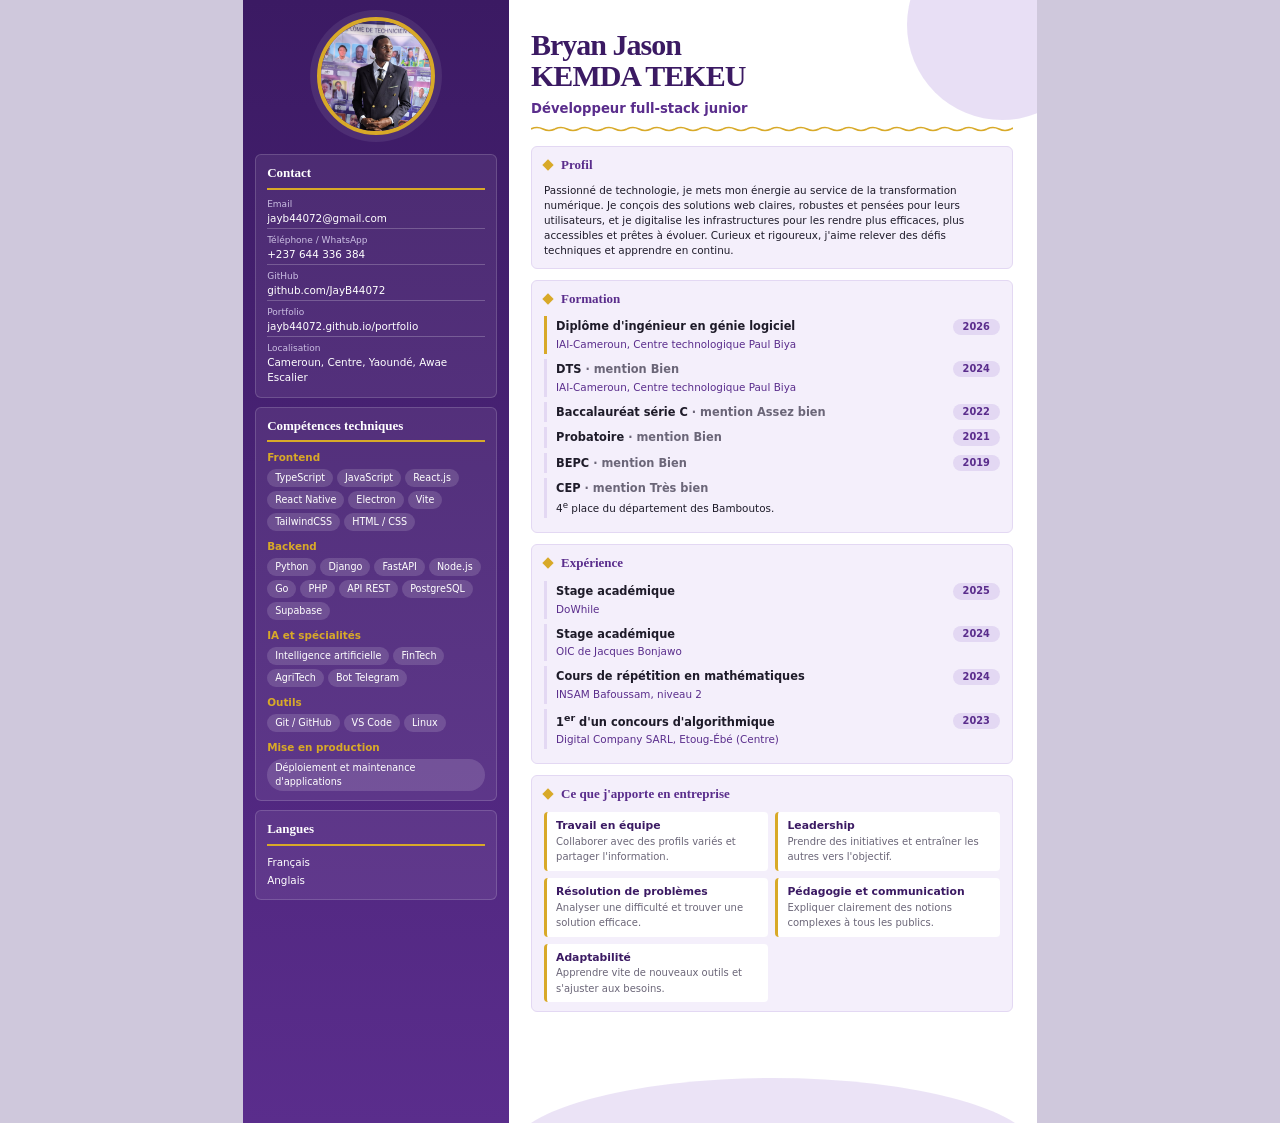
<file: cv/index.html>
<!doctype html>
<html lang="fr">
<head>
<meta charset="utf-8">
<meta name="viewport" content="width=device-width,initial-scale=1">
<title>CV – Bryan Jason KEMDA TEKEU</title>
<link rel="stylesheet" href="cv.css">
</head>
<body>
<main class="page">
  <aside class="side">
    <div class="photo"><img src="photo.jpg" alt="Bryan Jason KEMDA TEKEU" width="118" height="118"></div>

    <section class="box contact">
      <h2>Contact</h2>
      <dl>
        <dt>Email</dt><dd>jayb44072@gmail.com</dd>
        <dt>Téléphone / WhatsApp</dt><dd>+237 644 336 384</dd>
        <dt>GitHub</dt><dd>github.com/JayB44072</dd>
        <dt>Portfolio</dt><dd>jayb44072.github.io/portfolio</dd>
        <dt>Localisation</dt><dd>Cameroun, Centre, Yaoundé, Awae Escalier</dd>
      </dl>
    </section>

    <section class="box">
      <h2>Compétences techniques</h2>
      <h3>Frontend</h3>
      <ul class="tags"><li>TypeScript</li><li>JavaScript</li><li>React.js</li><li>React Native</li><li>Electron</li><li>Vite</li><li>TailwindCSS</li><li>HTML / CSS</li></ul>
      <h3>Backend</h3>
      <ul class="tags"><li>Python</li><li>Django</li><li>FastAPI</li><li>Node.js</li><li>Go</li><li>PHP</li><li>API REST</li><li>PostgreSQL</li><li>Supabase</li></ul>
      <h3>IA et spécialités</h3>
      <ul class="tags"><li>Intelligence artificielle</li><li>FinTech</li><li>AgriTech</li><li>Bot Telegram</li></ul>
      <h3>Outils</h3>
      <ul class="tags"><li>Git / GitHub</li><li>VS Code</li><li>Linux</li></ul>
      <h3>Mise en production</h3>
      <ul class="tags"><li>Déploiement et maintenance d'applications</li></ul>
    </section>

    <section class="box">
      <h2>Langues</h2>
      <ul class="langs"><li>Français</li><li>Anglais</li></ul>
    </section>
  </aside>

  <div class="main">
    <header class="head">
      <h1>Bryan Jason<br>KEMDA TEKEU</h1>
      <p>Développeur full-stack junior</p>
      <hr>
    </header>

    <section class="card">
      <h2>Profil</h2>
      <p>Passionné de technologie, je mets mon énergie au service de la transformation numérique. Je conçois des solutions web claires, robustes et pensées pour leurs utilisateurs, et je digitalise les infrastructures pour les rendre plus efficaces, plus accessibles et prêtes à évoluer. Curieux et rigoureux, j'aime relever des défis techniques et apprendre en continu.</p>
    </section>

    <section class="card">
      <h2>Formation</h2>
      <div class="item cur"><b>Diplôme d'ingénieur en génie logiciel</b><em>2026</em><small>IAI-Cameroun, Centre technologique Paul Biya</small></div>
      <div class="item"><b>DTS <span class="m">· mention Bien</span></b><em>2024</em><small>IAI-Cameroun, Centre technologique Paul Biya</small></div>
      <div class="item"><b>Baccalauréat série C <span class="m">· mention Assez bien</span></b><em>2022</em></div>
      <div class="item"><b>Probatoire <span class="m">· mention Bien</span></b><em>2021</em></div>
      <div class="item"><b>BEPC <span class="m">· mention Bien</span></b><em>2019</em></div>
      <div class="item"><b>CEP <span class="m">· mention Très bien</span></b><small class="dark">4<sup>e</sup> place du département des Bamboutos.</small></div>
    </section>

    <section class="card">
      <h2>Expérience</h2>
      <div class="item"><b>Stage académique</b><em>2025</em><small>DoWhile</small></div>
      <div class="item"><b>Stage académique</b><em>2024</em><small>OIC de Jacques Bonjawo</small></div>
      <div class="item"><b>Cours de répétition en mathématiques</b><em>2024</em><small>INSAM Bafoussam, niveau 2</small></div>
      <div class="item"><b>1<sup>er</sup> d'un concours d'algorithmique</b><em>2023</em><small>Digital Company SARL, Etoug-Ébé (Centre)</small></div>
    </section>

    <section class="card">
      <h2>Ce que j'apporte en entreprise</h2>
      <div class="strengths">
        <div><b>Travail en équipe</b><span>Collaborer avec des profils variés et partager l'information.</span></div>
        <div><b>Leadership</b><span>Prendre des initiatives et entraîner les autres vers l'objectif.</span></div>
        <div><b>Résolution de problèmes</b><span>Analyser une difficulté et trouver une solution efficace.</span></div>
        <div><b>Pédagogie et communication</b><span>Expliquer clairement des notions complexes à tous les publics.</span></div>
        <div><b>Adaptabilité</b><span>Apprendre vite de nouveaux outils et s'ajuster aux besoins.</span></div>
      </div>
    </section>
  </div>
</main>
</body>
</html>
</file>
<file: cv/cv.css>
:root{
  --violet-900:#3b1a63;
  --violet-800:#4a2279;
  --violet-700:#5a2d8c;
  --violet-100:#f4effb;
  --violet-200:#e3d8f3;
  --gold:#d8a928;
  --text:#1e1b29;
  --muted:#6b6678;
}
*{box-sizing:border-box;margin:0;padding:0}
@page{size:A4;margin:0}
html,body{background:#cfc8dc}
body{font-family:"DejaVu Sans",Verdana,Arial,sans-serif;font-size:10.4px;line-height:1.45;color:var(--text);-webkit-print-color-adjust:exact;print-color-adjust:exact}
.page{position:relative;width:210mm;height:297mm;margin:0 auto;display:grid;grid-template-columns:33.5% 1fr;background:#fff;overflow:hidden}
h1,h2,h3{font-family:"Liberation Serif","Times New Roman",Times,serif}

/* Colonne gauche */
.side{background:linear-gradient(180deg,var(--violet-900),var(--violet-700));color:#fff;padding:15px 12px 14px;display:flex;flex-direction:column;gap:9px;position:relative}
.photo{width:118px;height:118px;margin:2px auto 10px;border-radius:50%;border:4px solid var(--gold);box-shadow:0 0 0 7px rgba(255,255,255,.08);overflow:hidden}
.photo img{width:100%;height:100%;object-fit:cover;object-position:center top;display:block}
.box{background:rgba(255,255,255,.07);border:1px solid rgba(255,255,255,.16);border-radius:6px;padding:9px 11px}
.side h2{font-size:13px;font-weight:700;padding-bottom:5px;margin-bottom:8px;border-bottom:2px solid var(--gold)}
.contact dt{font-size:9px;color:#cbbfe3;margin-top:5px}
.contact dd{font-size:10.4px;padding-bottom:2px;border-bottom:1px solid rgba(255,255,255,.22)}
.contact dd:last-child{border:0}
.side h3{font-family:inherit;font-size:10.4px;color:var(--gold);margin:8px 0 4px}
.side h3:first-of-type{margin-top:0}
.tags{display:flex;flex-wrap:wrap;gap:4px}
.tags li{list-style:none;background:rgba(255,255,255,.14);border-radius:99px;padding:2px 8px;font-size:9.6px}
.langs li{list-style:none;padding:1.5px 0;font-size:10.4px}

/* Colonne droite */
.main{padding:30px 24px 20px 22px;position:relative}
.main::before{content:"";position:absolute;top:-70px;right:-60px;width:190px;height:190px;border-radius:50%;background:var(--violet-200);opacity:.8}
.main::after{content:"";position:absolute;left:0;right:0;bottom:-30px;height:75px;background:var(--violet-200);border-radius:50% 50% 0 0/100% 100% 0 0;opacity:.7}
.main>*{position:relative;z-index:1}
.head h1{font-size:30px;line-height:1.02;color:var(--violet-900);letter-spacing:-1px}
.head p{margin-top:8px;font-size:13.2px;font-weight:700;color:var(--violet-700)}
.head hr{border:0;margin:8px 0 14px;height:6px;background:url("data:image/svg+xml,%3Csvg xmlns='http://www.w3.org/2000/svg' width='24' height='6' viewBox='0 0 24 6'%3E%3Cpath d='M0 3 Q6 0 12 3 T24 3' fill='none' stroke='%23d8a928' stroke-width='1.6'/%3E%3C/svg%3E") repeat-x}
.card{background:var(--violet-100);border:1px solid var(--violet-200);border-radius:6px;padding:9px 12px;margin-bottom:11px}
.card h2{font-size:13px;color:var(--violet-700);margin-bottom:8px}
.card h2::before{content:"";display:inline-block;width:8px;height:8px;background:var(--gold);transform:rotate(45deg);margin-right:9px}
.item{display:grid;grid-template-columns:1fr auto;gap:2px 8px;align-items:center;border-left:3px solid var(--violet-200);padding:2px 0 2px 9px;margin-bottom:5px}
.item.cur{border-color:var(--gold)}
.item b{font-size:11.4px}
.item span.m{color:var(--muted)}
.item small{grid-column:1;color:var(--violet-700);font-size:10.4px}
.item small.dark{color:var(--text)}
.item em{font-style:normal;font-weight:700;font-size:9.8px;color:var(--violet-700);background:var(--violet-200);border-radius:99px;padding:1px 10px}
.strengths{display:grid;grid-template-columns:1fr 1fr;gap:7px}
.strengths div{background:#fff;border-left:3px solid var(--gold);border-radius:4px;padding:6px 9px}
.strengths b{display:block;color:var(--violet-900);font-size:10.8px}
.strengths span{color:var(--muted);font-size:10px}

@media print{html,body{background:#fff}.page{margin:0}}
</file>
